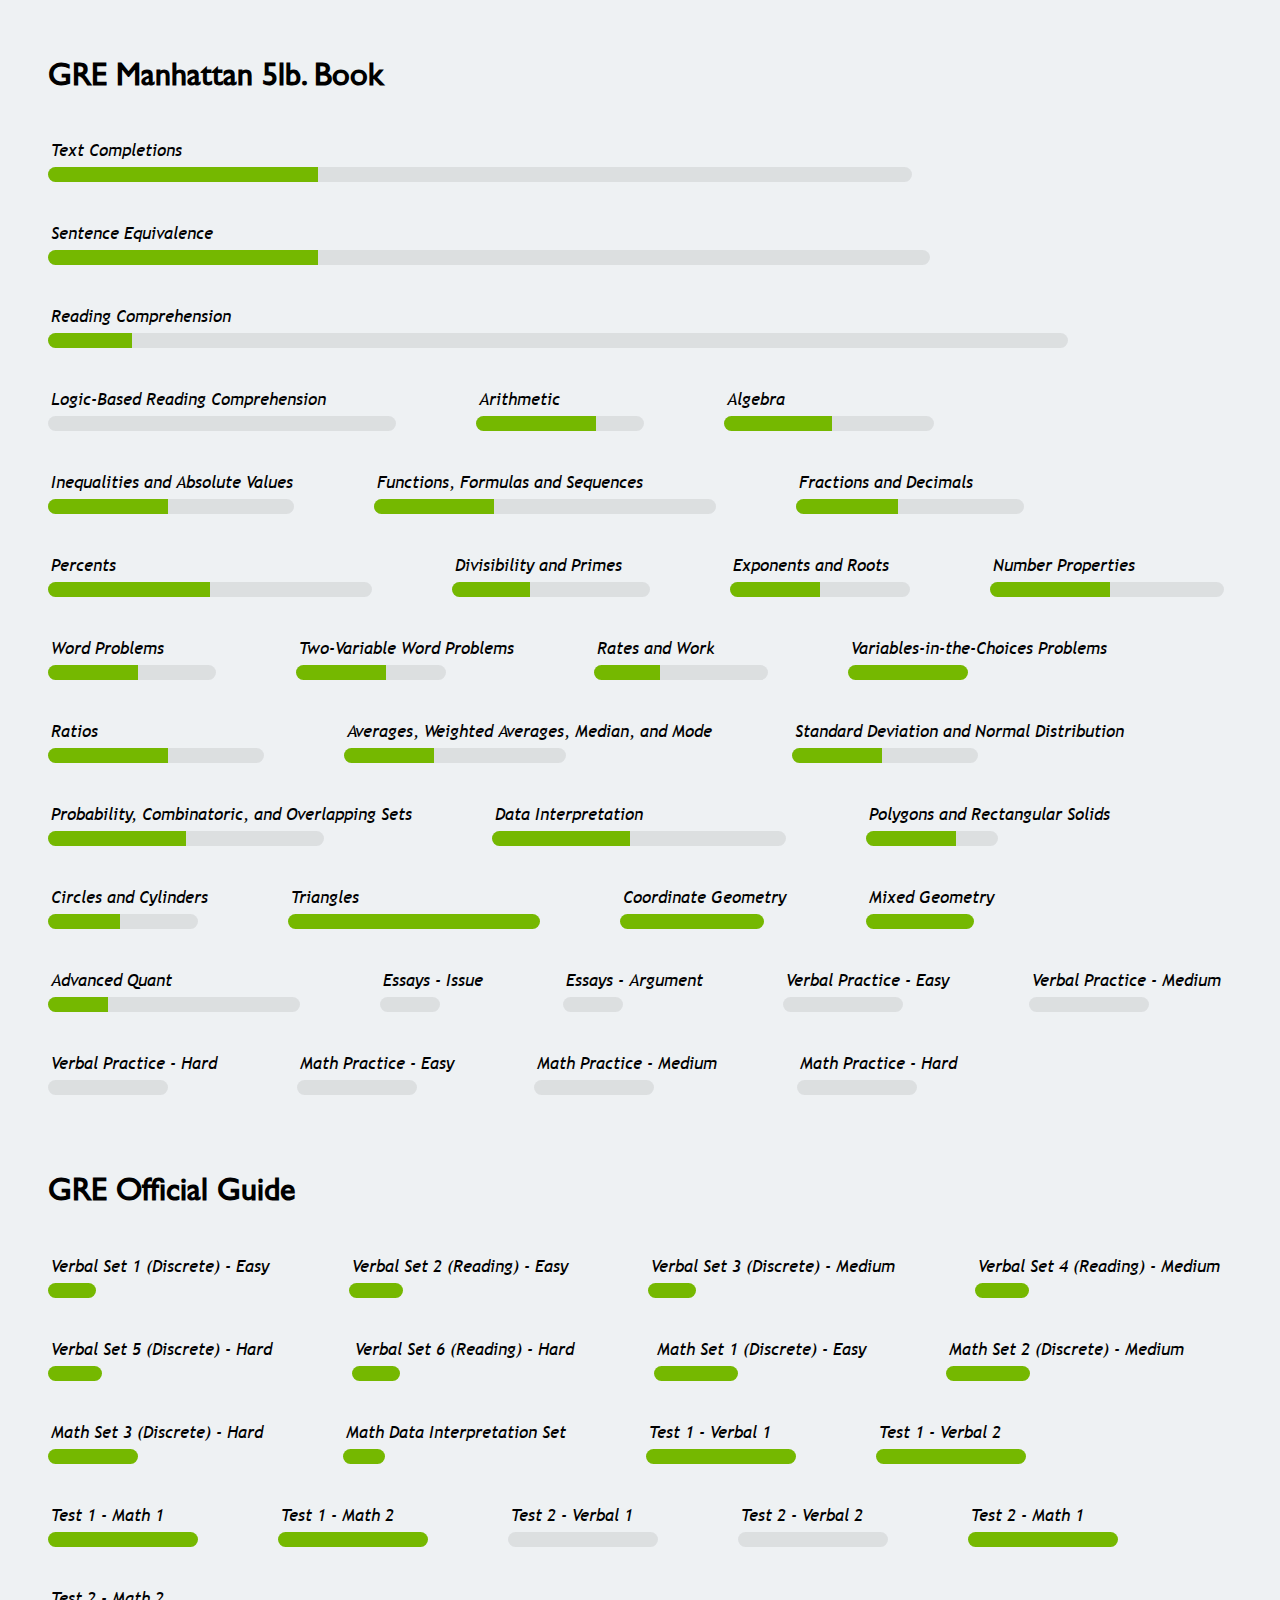
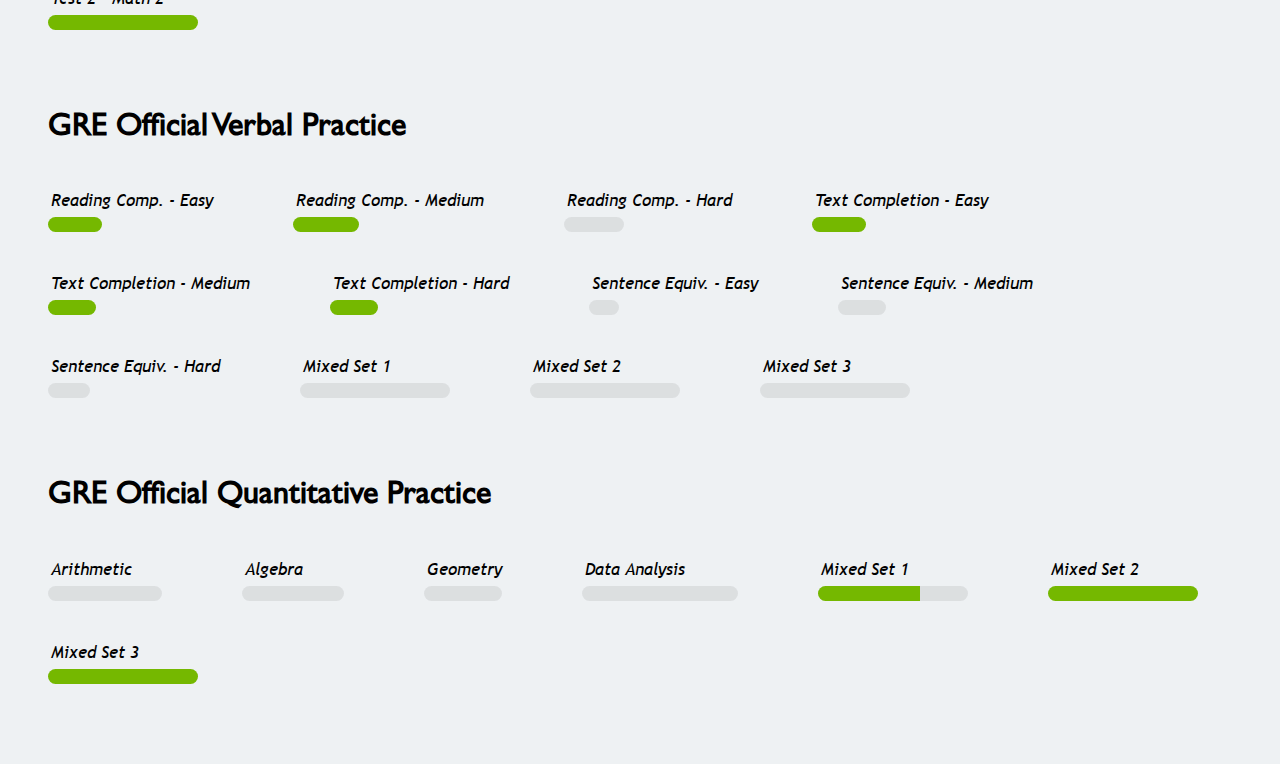
<file: index.html>
<!DOCTYPE html>
<html lang="en">

	<head>
		<meta charset="UTF-8">
		<title>GRE Checklist</title>
		<meta name="description" content="My GRE Checklist">
		<link rel="stylesheet" href="static/index.css">
		<script src="js/jquery2.min.js"></script>
		<script src="js/index.js"></script>
	</head>

	<body>

		<div id="all-progress-bars">

		</div>

	</body>

</html>
</file>
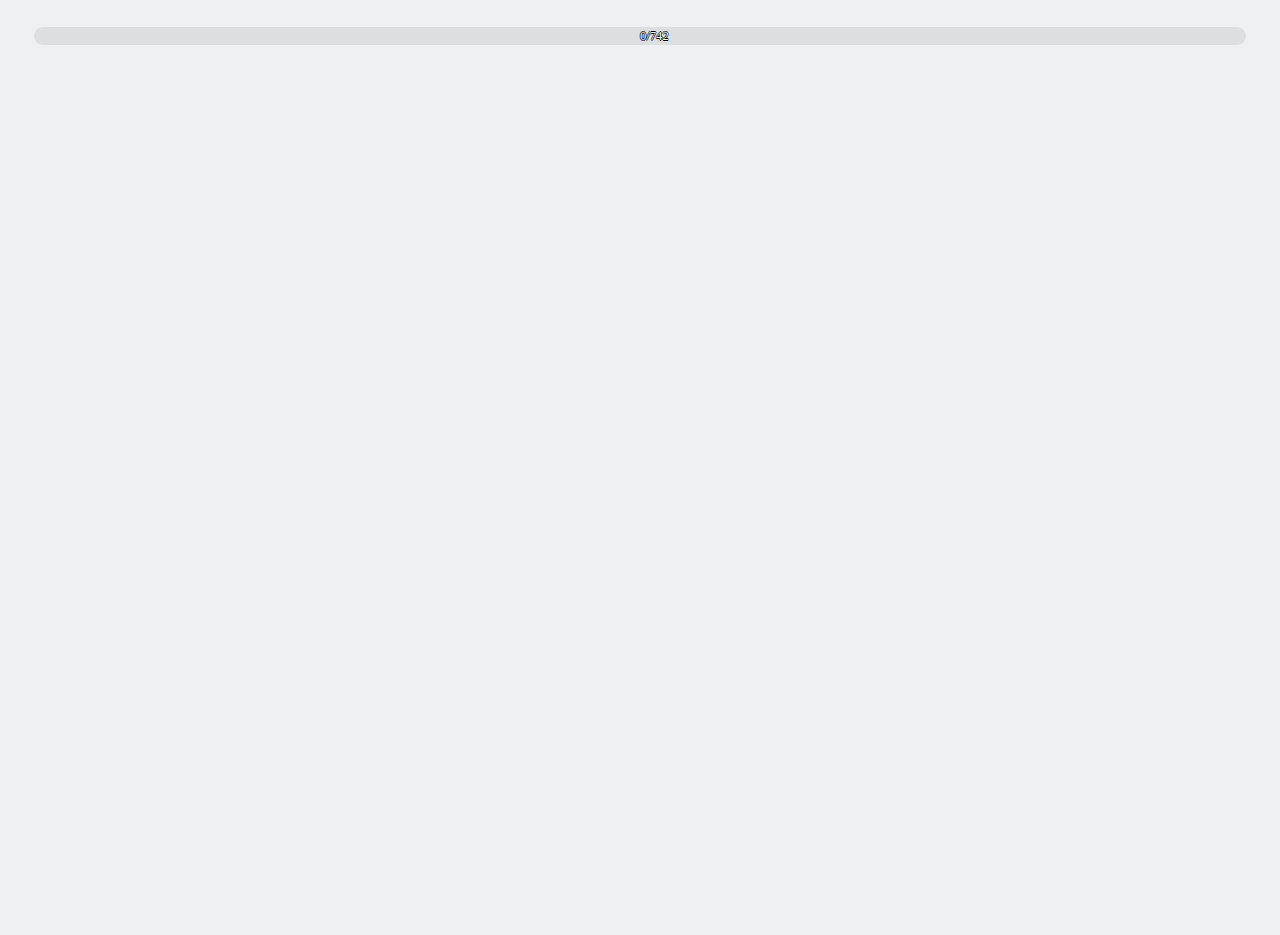
<file: generator.html>
<!DOCTYPE html>
<html lang="en">

	<head>
		<meta charset="UTF-8">
		<title>GRE Word Generator</title>
		<meta name="description" content="GRE Word Generator">
		<link rel="stylesheet" href="static/generator.css">
		<script src="js/jquery2.min.js"></script>
		<script src="js/jquery.mobile-1.4.5.min.js"></script>
		<script src="js/generator.js"></script>
	</head>

	<body>

		<div class="progress-wrapper">
			<div class="progress-bar">
				<span class="bar">
					<span class="progress"></span>
				</span>
			</div>
		</div>
		<span class="progress-text"></span>


		<div class="center">
			<div class="wrapper">
			</div>
		</div>

	</body>

</html>
</file>
<file: static/index.css>
@font-face {
    font-family: "Simonetta";
    src: url('fonts/Simonetta-Black.ttf');
}

@font-face {
	font-family: "Trebuchet MS";
	src: url('fonts/Trebuchet-MS.ttf');
}

@font-face {
	font-family: "Gill Sans";
	src: url('fonts/GillSansStd.otf');
}


body {
  background: #eef1f3;
}


h1 {
	font-family: "Gill Sans";
	margin-top: 40px;
	margin-left: 40px;
}

.book {
	margin-top: 60px;
	margin-bottom: 60px;
}

.book:after {
  content: "";
  display: table;
  clear: both;
}

.progress-wrapper {
	margin: 20px 40px 20px 40px;
	float: left;
}

.progress-text {
	font-family: "Trebuchet MS";
	font-size: 13pt;
	display: block;
	margin-left: 3px;
	margin-bottom: 5px;
}

.progress-bar {
  border-radius: 60px;
  overflow: hidden;
  height: 100%;
}
.progress-bar span {
  display: block;
}

.bar {
  background: rgba(0, 0, 0, 0.075);
}

.progress {
  background: #75b800;
  color: #fff;
  height: 15px;
}
</file>
<file: static/generator.css>
@font-face {
    font-family: "Simonetta";
    src: url('fonts/Simonetta-Black.ttf');
}

@font-face {
	font-family: "Trebuchet MS";
	src: url('fonts/Trebuchet-MS.ttf');
}

@font-face {
	font-family: "Gill Sans";
	src: url('fonts/GillSansStd.otf');
}

.ui-page-active { outline: none; }

body {
  background: #eef1f3;
  user-select: none;
}

.wrapper {
	text-align:center;
}

h1, h2, h3 {
	font-family: "Gill Sans";
	display: block;
	animation: fadein 0.3s;
}

h1 {
	font-size: calc(4vw + 4vh);
}

h2 {
	font-size: calc(1.3vw + 1.8vh);
}

h3 {
	font-size: calc(0.9vw + 1vh);
}

.center {
	position: absolute;
	left: 50%;
	top: 45%;
	-webkit-transform: translate(-50%, -50%);
	transform: translate(-50%, -50%);
}

@keyframes fadein {
    from { opacity: 0; }
    to   { opacity: 1; }
}

/* Upper progress bar */


.progress-wrapper {
	margin: 3vh 2vw 0vh 2vw;
}

.progress-bar {
  border-radius: 60px;
  overflow: hidden;
  height: 100%;
}

.progress-bar span {
  display: block;
}

.bar {
  background: rgba(0, 0, 0, 0.075);
}

.progress {
  background: #75b800;
  color: #fff;
  height: 2vh;
  width: 0%;
}

body {
	text-align: center;
}

.progress-text {
	position: absolute;
	top: 3.2vh;
	font-size: 1.4vh;
	color: white;
	text-shadow: 0.07vh 0 0 #000, 0 -0.07vh 0 #000, 0 0.07vh 0 #000, -0.07vh 0 0 #000;
}
</file>
